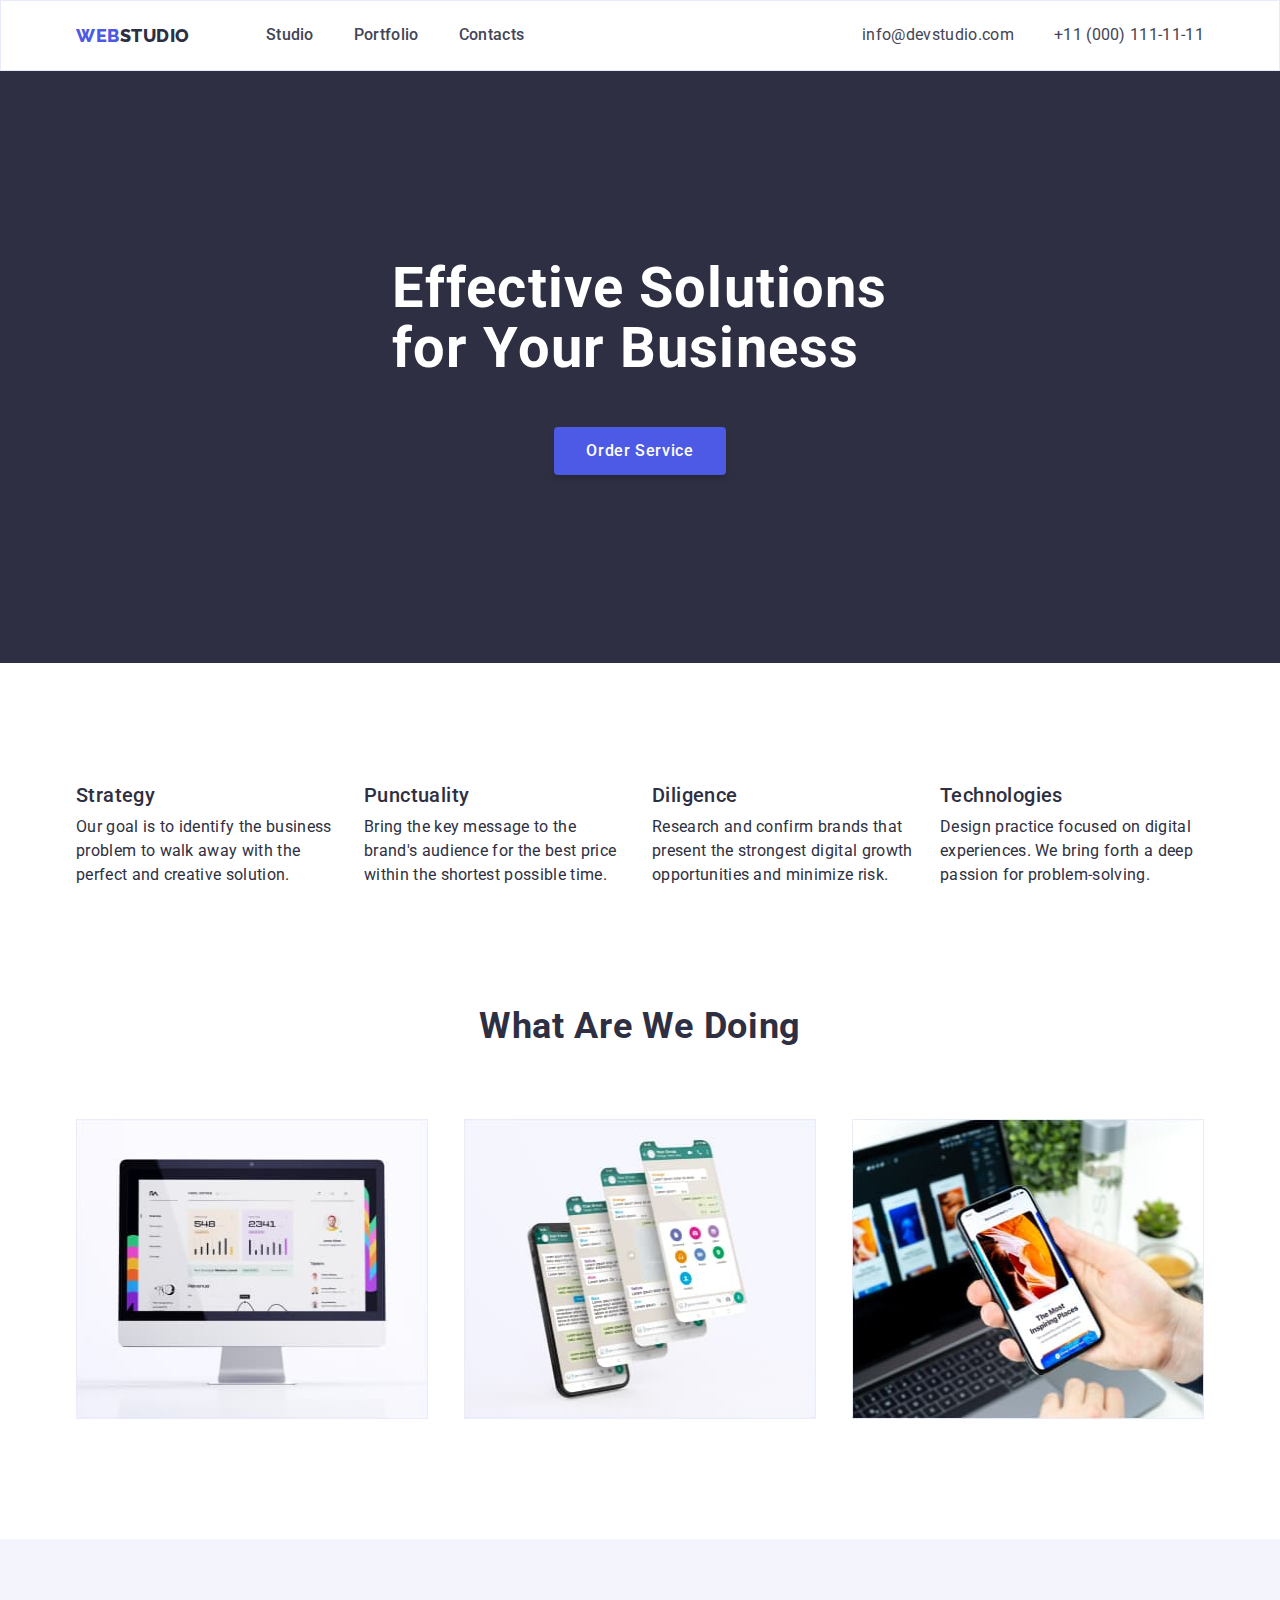
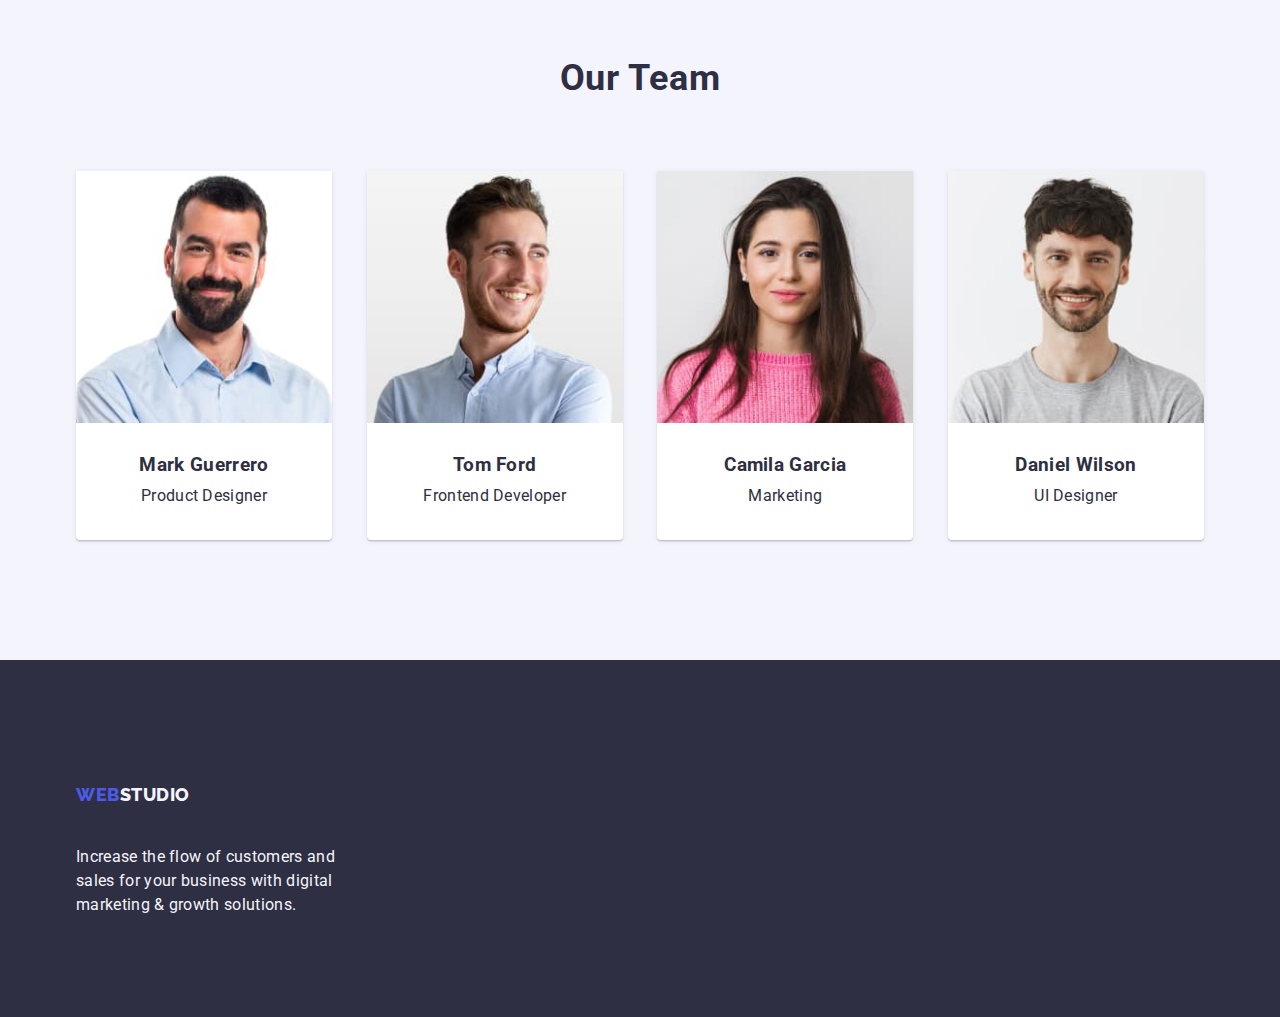
<file: index.html>
<!DOCTYPE html>
<html lang="en">
  <head>
    <meta charset="UTF-8" />
    <meta http-equiv="X-UA-Compatible" content="IE=edge" />
    <meta name="viewport" content="width=device-width, initial-scale=1.0" />
    <title>Web Studio</title>
    <!-- Style-normalization  -->
    <link
      rel="stylesheet"
      href="https://cdn.jsdelivr.net/npm/modern-normalize@1.1.0/modern-normalize.min.css"
    />
    <!-- Fonts -->
    <link rel="preconnect" href="https://fonts.googleapis.com" />
    <link rel="preconnect" href="https://fonts.gstatic.com" crossorigin />
    <link
      href="https://fonts.googleapis.com/css2?family=Raleway:wght@800&family=Roboto:wght@400;500;700;900&display=swap"
      rel="stylesheet"
    />
    <!-- Custom style  -->
    <link rel="stylesheet" href="./css/styles.css" />
  </head>

  <body>
    <!-- Header -->
    <header class="header">
      <div class="container header-container">
        <nav class="page-nav">
          <a href="./index.html" class="logo link"
            >Web<span class="logo-part-heder">Studio</span></a
          >
          <ul class="menu list">
            <li class="menu-item">
              <a href="./index.html" class="menu-link link">Studio</a>
            </li>
            <li class="menu-item">
              <a href="./portfolio.html" class="menu-link link">Portfolio</a>
            </li>
            <li class="menu-item">
              <a href="" class="menu-link link">Contacts</a>
            </li>
          </ul>
        </nav>
        <address class="main-address">
          <ul class="list address-container">
            <li class="menu-item">
              <a
                class="address-mail-phone link"
                href="mailto:info@devstudio.com"
                >info@devstudio.com</a
              >
            </li>
            <li class="menu-item">
              <a class="address-mail-phone link" href="tel:+110001111111"
                >+11 (000) 111-11-11</a
              >
            </li>
          </ul>
        </address>
      </div>
    </header>

    <main>
      <!-- Hero -->
      <section class="hero">
        <div class="container hero-container">
          <h1 class="main-title">Effective Solutions for Your Business</h1>
          <button type="button" class="modal-btn">Order Service</button>
        </div>
      </section>

      <!-- Advantages -->
      <section class="advantages section">
        <div class="container">
          <h2 hidden class="block-title center">Advantages</h2>
          <ul class="advantages-container list">
            <li class="block-ad-item">
              <h3 class="block-item-title">Strategy</h3>
              <p class="block-text">
                Our goal is to identify the business problem to walk away with
                the perfect and creative solution.
              </p>
            </li>
            <li class="block-ad-item">
              <h3 class="block-item-title">Punctuality</h3>
              <p class="block-text">
                Bring the key message to the brand's audience for the best price
                within the shortest possible time.
              </p>
            </li>
            <li class="block-ad-item">
              <h3 class="block-item-title">Diligence</h3>
              <p class="block-text">
                Research and confirm brands that present the strongest digital
                growth opportunities and minimize risk.
              </p>
            </li>
            <li class="block-ad-item">
              <h3 class="block-item-title">Technologies</h3>
              <p class="block-text">
                Design practice focused on digital experiences. We bring forth a
                deep passion for problem-solving.
              </p>
            </li>
          </ul>
        </div>
      </section>

      <!-- What are we doing -->
      <section class="our-work section">
        <div class="container">
          <h2 class="block-title center">What are we doing</h2>
          <ul class="our-work-container list">
            <li class="our-work-item">
              <img
                src="./images/site-example.jpg"
                alt="Site example"
                width="360"
                height="300"
              />
            </li>
            <li class="our-work-item">
              <img
                src="./images/chat-example.jpg"
                alt="Group chats example"
                width="360"
                height="300"
              />
            </li>
            <li class="our-work-item">
              <img
                src="./images/cross-platform-apps-example.jpg"
                alt="Cross-platform apps example"
                width="360"
                height="300"
              />
            </li>
          </ul>
        </div>
      </section>

      <!-- Our Team -->
      <section class="our-team section">
        <div class="container">
          <h2 class="block-title center">Our Team</h2>
          <ul class="our-team-container list">
            <li class="team-block-item">
              <img
                src="./images/mark-guerrero.jpg"
                alt="Portrait of Mark Guerrero"
                width="264"
              />
              <div class="team-names">
                <h3 class="team-block-item-title center">Mark Guerrero</h3>
                <p class="block-text center">Product Designer</p>
              </div>
            </li>
            <li class="team-block-item">
              <img
                src="./images/tom-ford.jpg"
                alt="Portrait of Tom Ford"
                width="264"
              />
              <div class="team-names">
                <h3 class="team-block-item-title center">Tom Ford</h3>
                <p class="block-text center">Frontend Developer</p>
              </div>
            </li>
            <li class="team-block-item">
              <img
                src="./images/camila-garcia.jpg"
                alt="Portrait of Camila Garcia"
                width="264"
              />
              <div class="team-names">
                <h3 class="team-block-item-title center">Camila Garcia</h3>
                <p class="block-text center">Marketing</p>
              </div>
            </li>
            <li class="team-block-item">
              <img
                src="./images/daniel-wilson.jpg"
                alt="Portrait of Daniel Wilson"
                width="264"
              />
              <div class="team-names">
                <h3 class="team-block-item-title center">Daniel Wilson</h3>
                <p class="block-text center">UI Designer</p>
              </div>
            </li>
          </ul>
        </div>
      </section>
    </main>
    <!-- Footer -->
    <footer class="footer footer-section">
      <div class="container footer-container">
        <div class="footer-logo-container">
          <a class="logo logo-footer link" href="./index.html"
            >Web<span class="logo-part-footer">Studio</span></a
          >
          <p class="block-text text-light text-footer">
            Increase the flow of customers and sales for your business with
            digital marketing & growth solutions.
          </p>
        </div>
      </div>
    </footer>
  </body>
</html>
</file>
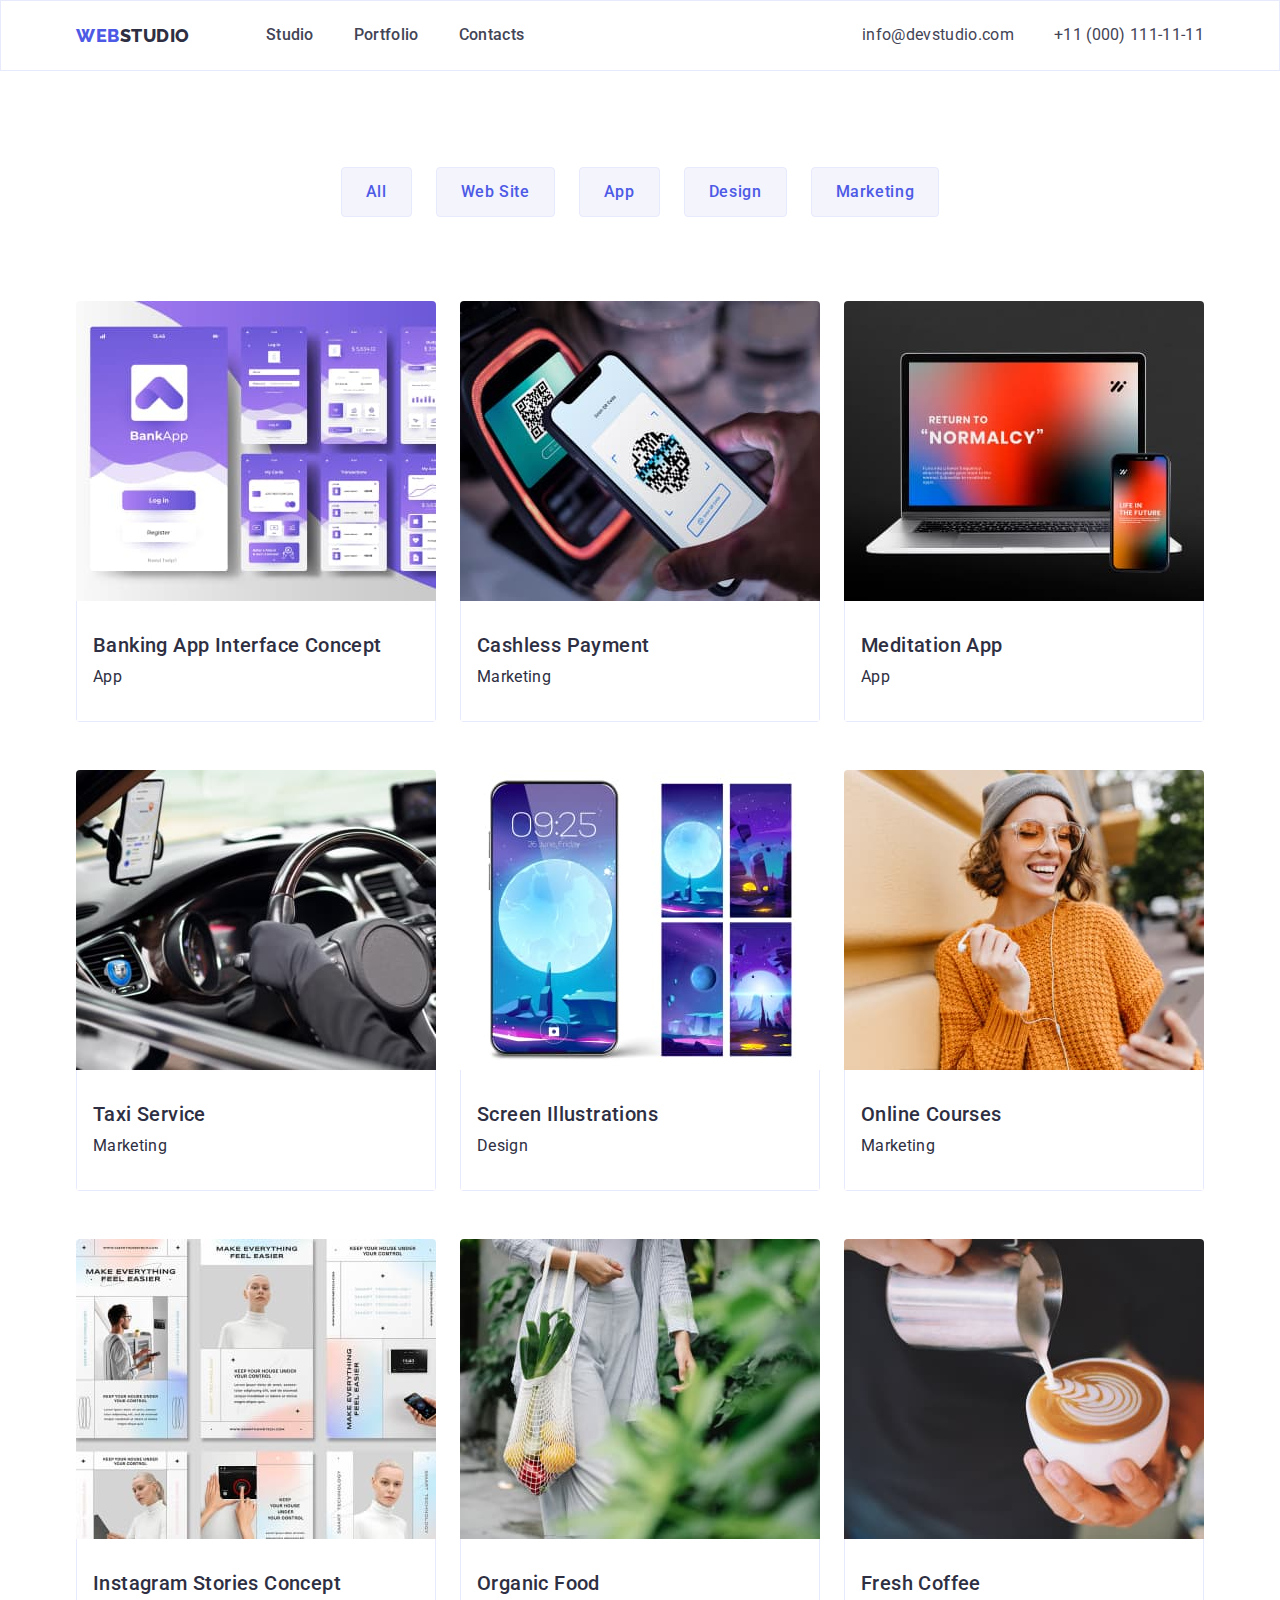
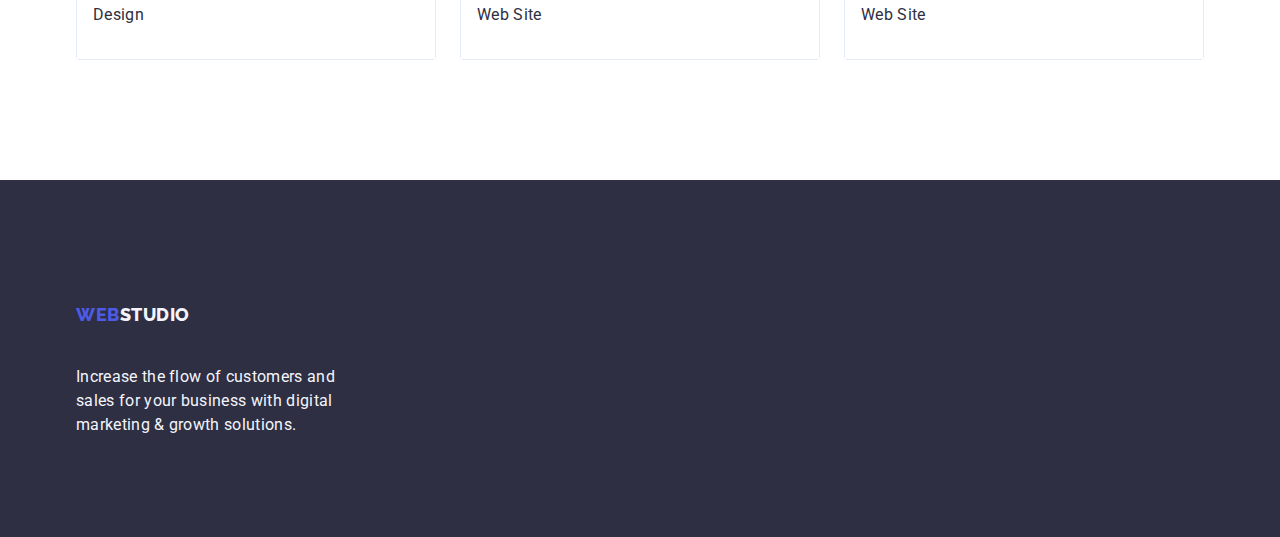
<file: portfolio.html>
<!DOCTYPE html>
<html lang="en">
  <head>
    <meta charset="UTF-8" />
    <meta http-equiv="X-UA-Compatible" content="IE=edge" />
    <meta name="viewport" content="width=device-width, initial-scale=1.0" />
    <title>Portfolio</title>
    <link
      rel="stylesheet"
      href="https://cdn.jsdelivr.net/npm/modern-normalize@1.1.0/modern-normalize.min.css"
    />
    <link rel="preconnect" href="https://fonts.googleapis.com" />
    <link rel="preconnect" href="https://fonts.gstatic.com" crossorigin />
    <link
      href="https://fonts.googleapis.com/css2?family=Raleway:wght@800&family=Roboto:wght@400;500;700;900&display=swap"
      rel="stylesheet"
    />
    <link rel="stylesheet" href="./css/styles.css" />
  </head>

  <body>
    <!-- Header -->
    <header class="header">
      <div class="container header-container">
        <nav class="page-nav">
          <a href="./index.html" class="logo link"
            >Web<span class="logo-part-heder">Studio</span></a
          >
          <ul class="menu list">
            <li class="menu-item">
              <a href="./index.html" class="menu-link link">Studio</a>
            </li>
            <li class="menu-item">
              <a href="./portfolio.html" class="menu-link link">Portfolio</a>
            </li>
            <li class="menu-item">
              <a href="" class="menu-link link">Contacts</a>
            </li>
          </ul>
        </nav>
        <address class="main-address">
          <ul class="list address-container">
            <li class="menu-item">
              <a
                class="address-mail-phone link"
                href="mailto:info@devstudio.com"
                >info@devstudio.com</a
              >
            </li>
            <li class="menu-item">
              <a class="address-mail-phone link" href="tel:+110001111111"
                >+11 (000) 111-11-11</a
              >
            </li>
          </ul>
        </address>
      </div>
    </header>

    <main>
      <!-- Buttom section -->
      <section class="choose-collection-buttom section btn-section">
        <div class="container">
          <h1 hidden>Chosee foto colections</h1>

          <ul class="btn-container-list list">
            <li>
              <button type="button" class="choose-btn">All</button>
            </li>
            <li>
              <button type="button" class="choose-btn">Web Site</button>
            </li>
            <li>
              <button type="button" class="choose-btn">App</button>
            </li>
            <li>
              <button type="button" class="choose-btn">Design</button>
            </li>
            <li>
              <button type="button" class="choose-btn">Marketing</button>
            </li>
          </ul>

          <!-- Foto colection -->
          <ul class="foto-container-list list">
            <li class="foto-container-list-item">
              <article class="foto-card">
                <div class="foto-card-image">
                  <img
                    src="./images/portfolio/banking-app.jpg"
                    alt="Banking App Interface Concept"
                    width="360"
                  />
                </div>
                <div class="foto-collection-name">
                  <h2 class="block-item-title">
                    Banking App Interface Concept
                  </h2>
                  <p class="block-text block-text-item">App</p>
                </div>
              </article>
            </li>

            <li class="foto-container-list-item">
              <article class="foto-card">
                <div class="foto-card-image">
                  <img
                    src="./images/portfolio/cashless-payment.jpg"
                    alt="Cashless Payment"
                  />
                </div>
                <div class="foto-collection-name">
                  <h2 class="block-item-title">Cashless Payment</h2>
                  <p class="block-text block-text-item">Marketing</p>
                </div>
              </article>
            </li>

            <li class="foto-container-list-item">
              <article class="foto-card">
                <div class="foto-card-image">
                  <img
                    src="./images/portfolio/meditation-app.jpg"
                    alt="Meditation App"
                    width="360"
                  />
                </div>
                <div class="foto-collection-name">
                  <h2 class="block-item-title">Meditation App</h2>
                  <p class="block-text block-text-item">App</p>
                </div>
              </article>
            </li>

            <li class="foto-container-list-item">
              <article class="foto-card">
                <div class="foto-card-image">
                  <img
                    src="./images/portfolio/taxi.jpg"
                    alt="Taxi Service"
                    width="360"
                  />
                </div>
                <div class="foto-collection-name">
                  <h2 class="block-item-title">Taxi Service</h2>
                  <p class="block-text block-text-item">Marketing</p>
                </div>
              </article>
            </li>

            <li class="foto-container-list-item">
              <article class="foto-card">
                <div class="foto-card-image">
                  <img
                    src="./images/portfolio/screen.jpg"
                    alt="Screen Illustrations"
                    width="360"
                  />
                </div>
                <div class="foto-collection-name">
                  <h2 class="block-item-title">Screen Illustrations</h2>
                  <p class="block-text block-text-item">Design</p>
                </div>
              </article>
            </li>

            <li class="foto-container-list-item">
              <article class="foto-card">
                <div class="foto-card-image">
                  <img
                    src="./images/portfolio/online-courses.jpg"
                    alt="Online Courses"
                    width="360"
                  />
                </div>
                <div class="foto-collection-name">
                  <h2 class="block-item-title">Online Courses</h2>
                  <p class="block-text block-text-item">Marketing</p>
                </div>
              </article>
            </li>

            <li class="foto-container-list-item">
              <article class="foto-card">
                <div class="foto-card-image">
                  <img
                    src="./images/portfolio/instagram.jpg"
                    alt="Instagram Stories Concept"
                    width="360"
                  />
                </div>
                <div class="foto-collection-name">
                  <h2 class="block-item-title">Instagram Stories Concept</h2>
                  <p class="block-text block-text-item">Design</p>
                </div>
              </article>
            </li>

            <li class="foto-container-list-item">
              <article class="foto-card">
                <div class="foto-card-image">
                  <img
                    src="./images/portfolio/organic-food.jpg"
                    alt="Organic Food"
                    width="360"
                  />
                </div>
                <div class="foto-collection-name">
                  <h2 class="block-item-title">Organic Food</h2>
                  <p class="block-text block-text-item">Web Site</p>
                </div>
              </article>
            </li>

            <li class="foto-container-list-item">
              <article class="foto-card">
                <div class="foto-card-image">
                  <img
                    src="./images/portfolio/coffee.jpg"
                    alt="Fresh Coffee"
                    width="360"
                  />
                </div>
                <div class="foto-collection-name">
                  <h2 class="block-item-title">Fresh Coffee</h2>
                  <p class="block-text block-text-item">Web Site</p>
                </div>
              </article>
            </li>
          </ul>
        </div>
      </section>
    </main>

    <!-- Footer -->
    <footer class="footer footer-section">
      <div class="container footer-container">
        <div class="footer-logo-container">
          <a class="logo logo-footer link" href="./index.html"
            >Web<span class="logo-part-footer">Studio</span></a
          >
          <p class="block-text text-light text-footer">
            Increase the flow of customers and sales for your business with
            digital marketing & growth solutions.
          </p>
        </div>
      </div>
    </footer>
  </body>
</html>
</file>
<file: css/styles.css>
/* ==========================VARIABLES========================== */
:root {
    /* COLOR  */
--color-main-background: #ffffff;
--color-logo: #4d5ae5;
--color-main-title: #ffffff; 
--color-text-h2-h3-titles: #2e2f42;
--color-btn-background-main-page: #4d5ae5;
--color-btn-text-main-page: #ffffff;
--color-btn-background-portfolio: #f4f4fd;
--color-btn-text-portfolio: #4d5ae5;
--color-btn-background-accent: #404bbf;
--color-nav-item: #2e2f42;
--color-nav-item-accent: #404bbf;
--color-address: #434455;
--color-text-light: #f4f4fd;
--color-background-dark: #2e2f42;
--color-border-header: #e7e9fc;
--color-border-btn-portfolio: #e7e9fc;
--color-section-cloud: #f4f4fd;
--color-border-foto: #e7e9fc;

    /* FONT  */
--font-main: 'Roboto', sans-serif;
--font-logo: 'Raleway', sans-serif;

--font-weight-logo: 800;
--font-weight-nav: 500;
--font-weight-address: 400;
--font-weight-h1: 700;
--font-weight-h2: 700;
--font-weight-h3: 500;
--font-weight-text: 400;
--font-weight-btn: 500;

--font-size-logo: 18px;
--font-size-nav: 16px;
--font-size-address: 16px;
--font-size-h1: 56px;
--font-size-h2: 36px;
--font-size-h3: 20px;
--font-size-text: 16px;
--font-size-btn: 16px;

--line-height-logo: 1.17;
--line-height-nav: 1.5;
--line-height-address: 1.5x;
--line-height-h1: 1.07;
--line-height-h2: 1.11;
--line-height-h3: 1.2;
--line-height-text: 1.5;
--line-height-btn: 1.5;

--letter-spacing-logo: 0.03em;
--letter-spacing-main: 0.02em;
--letter-spacing-btn: 0.04em;
}

/* ==========================/VARIABLES========================== */

/* ==========================RESETS AND ELEMENTS STYLES========================== */

h1,
h2,
h3,
h4,
p {
    margin-top: 0;
    margin-bottom: 0;
}

ul,
ol {
    margin-top: 0;
    margin-bottom: 0;
    padding-left: 0;
}

img {
    display: block;
    max-width: 100%;
}

button {
    cursor: pointer;
}

.list {
    list-style: none;
}

.link {
    text-decoration: none;
}

body {
    font-family: var(--font-main);
    color: var(--color-text-h2-h3-titles);
    background-color: var(--color-main-background);
    letter-spacing: var(--letter-spacing-main);

}
.container {
    width: 1158px;
    padding: 0 15px;
    margin-left: auto;
    margin-right: auto;
}

.section {
    padding-top: 120px;
    padding-bottom: 120px;
}

/* ==========================COMPONENTS========================== */
.modal-btn {
    font-family: var(--font-main);
    font-weight: var(--font-weight-btn);
    font-size: var(--font-size-btn);
    line-height: var(--font-size-btn);
    display: flex;
    align-items: center;
    letter-spacing: 0.04em;
    border: transparent;
    background: var(--color-btn-background-main-page);
    color: var(--color-btn-text-main-page);
    box-shadow: 0px 4px 4px rgba(0, 0, 0, 0.15);
    border-radius: 4px;
    display: flex;
    align-items: center;
    padding: 16px 32px 16px 32px;

}

.modal-btn:hover,
.modal-btn:focus {
    background: var(--color-btn-background-accent);
}

.block-title {
    font-weight: var(--font-weight-h2);
    font-size: var(--font-size-h2);
    line-height: var(--line-height-h2);
    letter-spacing: var(--letter-spacing-main);
    text-transform: capitalize;
    color: var(--color-text-h2-h3-titles);
    margin-bottom: 72px;
}

.center {
    text-align: center;
}

.block-item-title {
    font-weight: var(--font-weight-h3);
    font-size: var(--font-size-h3);
    line-height: var(--line-height-h3);
    letter-spacing: var(--letter-spacing-main);
    color: var(--color-text-h2-h3-titles);
    margin-bottom: 8px;
}

.block-text {
    font-size: var(--font-size-text);
    line-height: var(--line-height-text);
    letter-spacing: var(--letter-spacing-main);
    color: var(--color-text-h2-h3-titles);
}

/* ==========================/COMPONENTS========================== */

/* ==========================HEADER========================== */
.header {
    border: 1px solid var(--color-border-header);
}

.header-container {
    display: flex;
    align-items: center;
}

.page-nav {
    display: flex;
}

.logo,
.menu-link,
.address-mail-phone {
    padding-top: 24px;
    padding-bottom: 24px;
}

.menu{
    display: flex;
    align-items: center;
}

.logo {
    font-family: var(--font-logo);
    font-weight: var(--font-weight-logo);
    font-size: var(--font-size-logo);
    line-height: var(--line-height-logo);
    display: flex;
    align-items: center;
    letter-spacing: var(--letter-spacing-logo);
    text-transform: uppercase;
    color: var(--color-logo);
    margin-right: 76px;
}

.logo-part-heder {
color: var(--color-text-h2-h3-titles);
}

.logo-part-footer {
    color: var(--color-text-light);
}

.menu-item:not(:last-child) {
    margin-right: 40px;
}

.main-address {
    margin-left: auto;
}

.menu-link,
.address-mail-phone {
    font-weight: var(--font-weight-address);
    font-size: var(--font-size-address);
    line-height: var(--line-height-address);
    letter-spacing: var(--letter-spacing-main);
    color: var(--color-address);
}

.menu-link {
    font-weight: var(--font-weight-nav);
}

.menu-link:active,
.menu-link:hover,
.menu-link:focus,
.address-mail-phone:active,
.address-mail-phone:hover,
.address-mail-phone:focus {
    color: var(--color-nav-item-accent);
}

.main-address {
        font-style: normal;
}

.address-container {
    display: flex;
}

.address-mail-phone {
    font-style: normal;
        font-weight: var(--font-weight-address);
        color: var(--color-address);
}
/* ==========================/HEADER========================== */

/* ==========================HERO========================== */
.hero {
    background-color: var(--color-background-dark);
}

.hero-container {
    display: flex;
    flex-direction: column;
    align-items: center;
    padding-bottom: 188px;
    padding-top:  188px;
}

.main-title {
        font-weight: var(--font-weight-h1);
        font-size: var(--font-size-h1);
        line-height: var(--line-height-h1);
        letter-spacing: var(--letter-spacing-main);   
        color: var(--color-main-title);
        display: flex;
        width: 496px;
        margin-bottom: 48px;
}
/* ==========================/HERO========================== */

/* ==========================ADVANTAGES========================== */
.advantages-container {
    display: flex;
    flex-wrap: wrap;
    gap: 24px;
    justify-content: space-between;
}

.block-ad-item {
    flex-basis: calc((100% - 72px) / 4);
}

/* ==========================/ADVANTAGES========================== */

/* ==========================WHAT ARE WE DOING========================== */
.our-work-container {
    display: flex;
    flex-wrap: wrap;
    gap: 24px;
    justify-content: space-between;
}

.our-work-item {
    flex-basis: calc(100% / 3 - 24px);
}

.our-work {
    padding-top: 0;
}

/* ==========================/WHAT ARE WE DOING========================== */

/* ==========================OUR TEAM========================== */
.our-team-container {
    display: flex;
    flex-wrap: wrap;
    gap: 24px;
    justify-content: space-between;
}

.team-block-item {
    background-color: var(--color-main-background);
    box-shadow: 0px 1px 6px rgba(46, 47, 66, 0.08), 0px 1px 1px rgba(46, 47, 66, 0.16), 0px 2px 1px rgba(46, 47, 66, 0.08);
    border-radius: 0px 0px 4px 4px;
    flex-basis: calc(100% / 4 - 26px);
}

.team-names {
    padding: 32px 16px;
}

.team-block-item-title {
    margin-bottom: 8px;
}

.our-team {
    background-color: var(--color-section-cloud)
}

/* ==========================/OUR TEAM========================== */

/* ==========================FOOTER========================== */
.footer-section {
    padding-top: 100px;
    padding-bottom: 100px;
}

.footer-container {
    display: flex;
}

.footer-logo-container {
    display: flex;
    flex-direction: column;
}

.logo-footer {
margin-bottom: 16px;
}

.text-footer {
    width: 264px;
}

.footer {
    background-color: var(--color-background-dark);
}

.text-light {
    color: var(--color-text-light);
}

/* ==========================FOOTER========================== */

/* ==========================PORTFOLIO-BUTTOM SECTION========================== */
/* COMPONENTS */
.btn-section {
    padding-top: 96px;
}

.btn-container-list {
    display: flex;
    justify-content: center;
    gap: 24px;
    margin-bottom: 84px;
}

.choose-btn {
    font-weight: var(--font-weight-btn);
    font-size: var(--font-size-btn);
    line-height: var(--line-height-btn);
    display: flex;
    align-items: center;
    text-align: center;
    letter-spacing: var(--letter-spacing-btn);
    color: var(--color-btn-text-portfolio);
    background: var(--color-btn-background-portfolio);
    border: 1px solid var(--color-border-btn-portfolio);
    border-radius: 4px;
    padding: 12px 24px 12px 24px;
}

.choose-btn:hover,
.choose-btn:focus
.choose-btn:active {
    color: var(--color-btn-text-main-page);
    background: var(--color-btn-background-accent);
    box-shadow: 0px 3px 1px rgba(0, 0, 0, 0.1), 0px 2px 1px rgba(0, 0, 0, 0.08), 0px 2px 2px rgba(0, 0, 0, 0.12);
}

.foto-container-list {
    padding: 0;
    margin: 0;
    list-style: none;

    display: flex;
    flex-wrap: wrap;
    justify-content: space-between;
    margin-top: -48px;
    margin-left: -24px;
}

.foto-container-list-item {
    /* flex-basis: calc(100% / 3 - 24px); */
    width: 360;
    margin-top: 48px;
    margin-left: 24px;
    
}

.foto-card {
    /* border: 1px solid var(--color-border-foto); */
    border-radius: 4px;
    /* box-shadow: 0px 4px 4px rgba(0, 0, 0, 0.25); */
    overflow: hidden;

}

.foto-collection-name {
    padding-left: 16px;
    padding-top: 32px;
    padding-bottom: 32px;
    border-right: 1px solid var(--color-border-foto);
    border-left: 1px solid var(--color-border-foto);
    border-bottom: 1px solid var(--color-border-foto);
}

.block-text-item {
    margin: 0;
    margin-top: 8px;
}
/* ==========================/PORTFOLIO-BUTTOM SECTION========================== */
</file>
